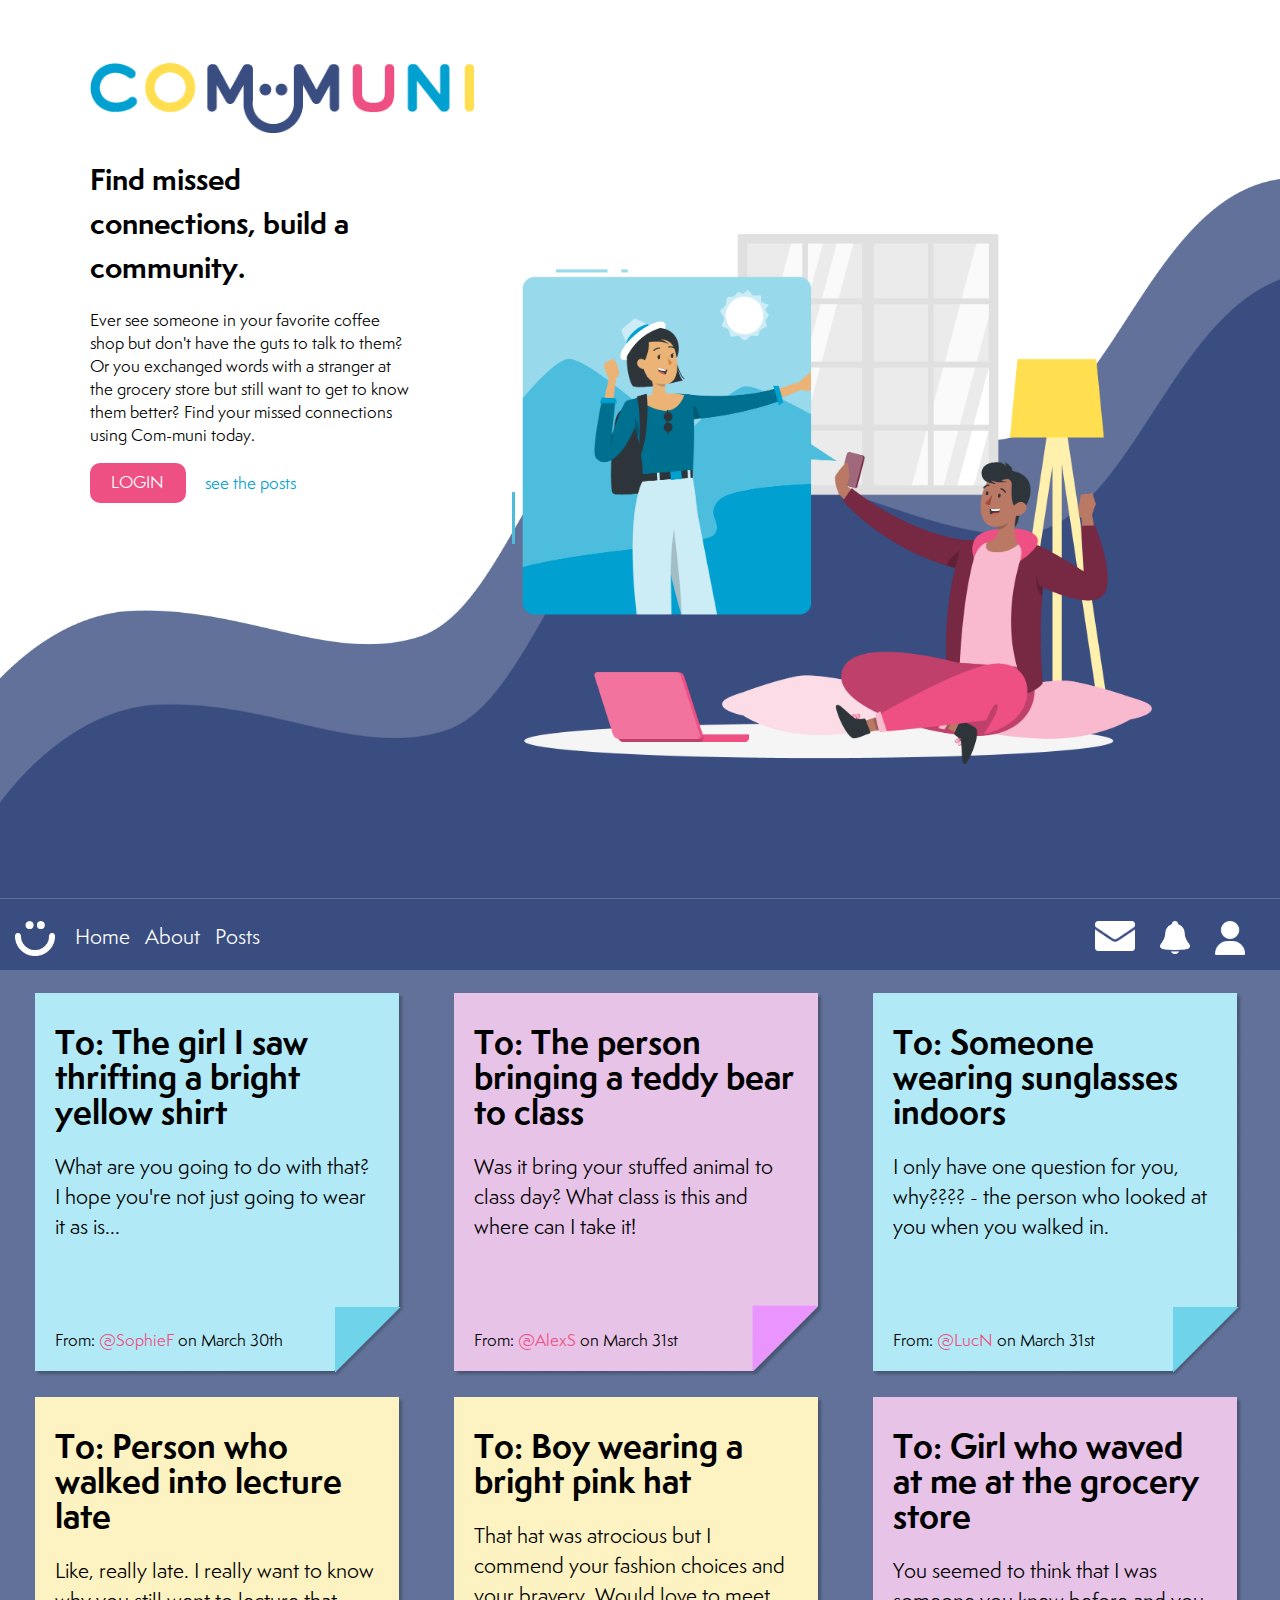
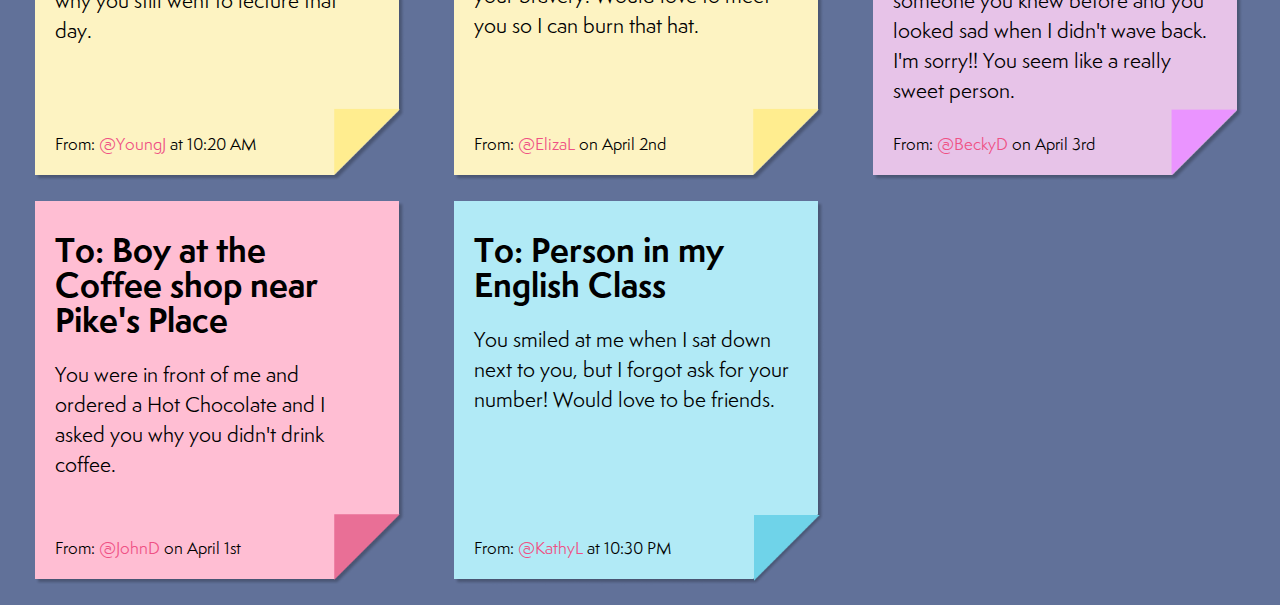
<file: index.html>
<!DOCTYPE html>
<html>
<head>
    <!--
            SWEHACKS 22 Project 
            Communi: Find your missed connection!
        -->
    <meta charset="UFT-8" />
</head>
<title>Com-muni</title>
<meta name="viewport" content="width=device-width, initial-scale=1">
<link href="style.css" rel="stylesheet">
<link rel="icon" href="assets/Icon.png" sizes="16x16" type="image/png">
</head>

<body>
    <div class="landing">
        <img class="wave" src="assets/Asset 3Wave.png">
        <img class="people" src="assets/Landing@4x.png">
        <div class="landing-side">
            <img class="logo" src="assets/Asset 1color.png">
            <h1 class="tagline">
                Find missed connections, build a community.
            </h1>

            <p class="blurb">Ever see someone in your favorite coffee shop
                but don't have the guts to talk to them?
                Or you exchanged words with a stranger at the grocery store
                but still want to get to know them better? Find your missed
                connections using Com-muni today.</p>
            <button class="login" onclick="window.location.href='login.html';">LOGIN</button>
            <a href="#postspage">see the posts</a>
        </div>
    </div>

    <div class="postspage" id="postspage">
        <nav id="navbar">
            <ul class="left">
                <li><a href = "index.html"><img id="smiley" src="assets/Smiley White.png" width="40px" height="auto" /></a></li>
                <li><a href="index.html">Home</a></li>
                <li><a href="about.html">About</a></li>
                <li><a href="#postpage">Posts</a></li>
            </ul>
            <ul class="right">
                <li><a href="login.html"><img id="profile" src="assets/User White.png" width="30px" /></a></li>
                <li><img id="notifs" src="assets/Bell White.png" width="30px" /></li>
                <li><img id="mail" src="assets/Asset 3mail.png" width="40px" /></li>
            </ul>
        </nav>
        </br>

        <div class="createpostbox">
            <span class="closebtn" onclick="closeelements();">
                <img id="close" src="assets/X White.png" width="30px"></span>
            <div class=postext>
                <div class=header>To:</div>
                <textarea class="textareaheader" id="textareahead" rows="2"
                    placeholder="Dedicate your message here..."></textarea>
                <textarea class="textareabody" id="textareabody" rows="4" cols="40"
                    placeholder="Talk about your experiences, why do you want to meet them?"></textarea>
                <button id="postbtn">POST</button>
            </div>
        </div>
        <div class="actualposts">
        </div>
        <img id="createpost" onclick="createpost();" src="assets/Asset 2Icons.png" width="70px">
        <div class="colorbuttons">
            <img onclick="postcolor('pink');" src="assets/Ellipse 2Color Dots.png" id="pinkico">
            <img onclick="postcolor('purple');" src="assets/Ellipse 3Color Dots.png" id="purpleico">
            <img onclick="postcolor('yellow');" src="assets/Ellipse 4Color Dots.png" id="yellowico">
            <img onclick="postcolor('blue');" src="assets/Ellipse 5Color Dots.png" id="blueico">
        </div>

    </div>
</body>
<script src="data.js"></script>
<script>

    function addPost(thread) {
        var container = document.querySelector('.actualposts');
        var html = `
        <div class="postbox" id=${thread.color} onclick="openoverlay(${thread.count})">
            <div class="postext">
                <h1 class="posthead">
                    To: ${thread.title}
                </h1>
                <p class="text">
                    ${thread.text}
                </p>
                <div class = "username">
                From: 
                <span class="usertag" style = "color:#EF5084;">${thread.author}</span>
                <span class="timestamp">${thread.timestamp}</span>
                <br>
                <br>
                </div>
            </div>
        </div>
        <div class = "overlay" id = "div${thread.count}">
            <span class="closebtn" onclick="closeoverlay(${thread.count}); window.onscroll = function () { myFunction() };"><img id="close" src="assets/X White.png" width="30px"></span>
            <div class = "wrapper">
                <div class = "content">
                <h2>
                    RE: ${thread.title}
                </h2>
                <p>
                    To: ${thread.author}
                </p>
                <p>
                    From: Anonymous
                </p>
                <textarea class = "textareamessage" placeholder="Type your message here..." rows="5" cols="40"></textarea>
                <div class = "bottombtns">
                <a href = ''>Save Draft</a>
                <button id="send">SEND MESSAGE</button>
                </div>
            </div>
            </div>
        </div>
        `
        container.insertAdjacentHTML('afterbegin', html);
    }

    var container = document.querySelector('.postspage');
    for (let thread of threads) {
        addPost(thread);
    }


    // When the user scrolls the page, execute myFunction
    window.onscroll = function () { myFunction() };

    // Get the navbar
    var navbar = document.getElementById("navbar");
    var postbtn = document.getElementById("createpost");
    var overlays = document.getElementsByClassName("overlay");

    // Get the offset position of the navbar
    var sticky = navbar.offsetTop;
    console.log(sticky)

    // Add the sticky class to the navbar when you reach its scroll position. Remove "sticky" when you leave the scroll position
    function myFunction() {
        if (document.body.scrollTop > 20 || document.documentElement.scrollTop > 20) {
            postbtn.style.visibility = "visible";
        } else {
            postbtn.style.visibility = "hidden";
            for( let overlay of overlays ){
                overlay.style.display = "none";
            }
        }
        if (window.pageYOffset >= (sticky + 10)) {
            navbar.classList.add("sticky")
        } else {
            navbar.classList.remove("sticky");
        }
    }

    function openoverlay( count ){
        overlay = document.getElementById("div"+count);
        overlay.style.display = "initial";
        overlay.style.opacity = "1"; 
        window.onscroll = function(){
            // Get the current page scroll position
            scrollTop = window.pageYOffset || document.documentElement.scrollTop;
            scrollLeft = window.pageXOffset || document.documentElement.scrollLeft,
  
        // if any scroll is attempted, set this to the previous value
            window.onscroll = function() {
                window.scrollTo(scrollLeft, scrollTop);
            };
        };
    }

    function closeoverlay( count ){
        overlay = document.getElementById("div"+count);
        overlay.style.display = "none";
        overlay.style.opacity = "0";
        window.onscroll( function(){myFunction()});
    }

    function createpost() {
        document.getElementById("purpleico").style.display = "initial";
        document.getElementById("pinkico").style.display = "initial";
        document.getElementById("blueico").style.display = "initial";
        document.getElementById("yellowico").style.display = "initial";
        postbtn.src = "assets/Asset 1Icons.png"
    }

    var color;

    function postcolor(colori) {
        color = colori;
        const postcollect = document.getElementsByClassName("createpostbox");
        var postbox = postcollect.item(0);
        postbox.id = colori;
        postbox.style.display = "initial";
    }

    let btn = document.getElementById('postbtn');
    btn.addEventListener('click', function () {
        var title = document.getElementById("textareahead");
        var txt = document.getElementById("textareabody");
        var post = {
            title: title.value,
            text: txt.value,
            author: "Anonymous",
            color: color,
            timestamp: "on " + new Date(Date.now()).toDateString(),
            count: 8
        }
        localStorage.setItem('threads', JSON.stringify(threads));
        closeelements();
        addPost(post);
    }
    )

    function closeelements() {
        document.getElementById("purpleico").style.display = "none";
        document.getElementById("pinkico").style.display = "none";
        document.getElementById("blueico").style.display = "none";
        document.getElementById("yellowico").style.display = "none";
        var title = document.getElementById("textareahead");
        var txt = document.getElementById("textareabody");
        title.value = "";
        txt.value = "";
        const postcollect = document.getElementsByClassName("createpostbox");

        var postbox = postcollect.item(0);
        postbox.style.display = "none";
        postbtn.src = "assets/Asset 2Icons.png"
    }

    var threads;
    if (localStorage && localStorage.getItem('threads')) {
        threads = JSON.parse(localStorage.getItem('threads'));
    } else {
        threads = defaultThreads;
        localStorage.setItem('threads', JSON.stringify(defaultThreads));
    }
</script>

</html>
</file>
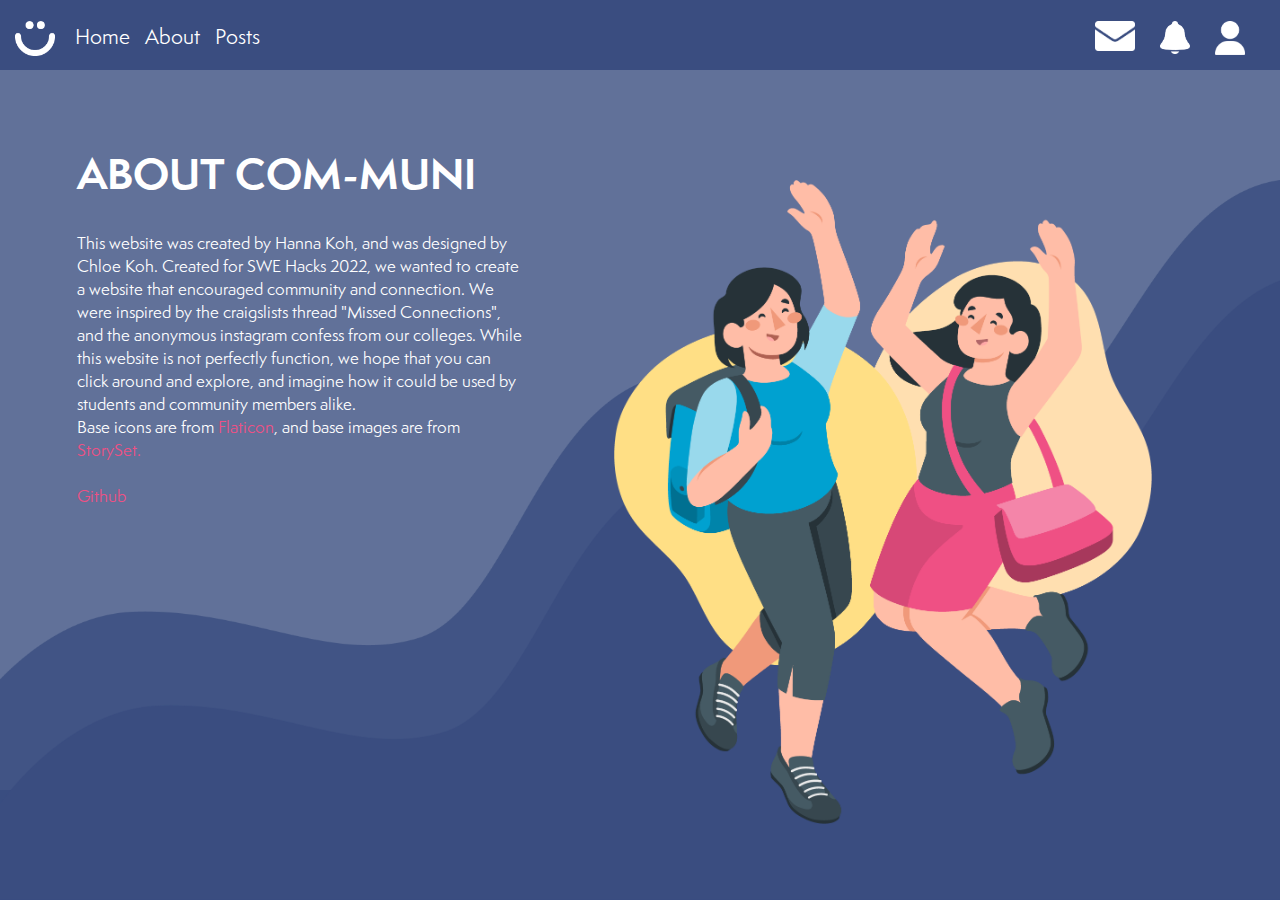
<file: about.html>
<!DOCTYPE html>
<html>

<head>
    <!--
            SWEHACKS 22 Project 
            Communi: Find your missed connection!
        -->
    <meta charset="UFT-8" />
</head>
<title>Communi</title>
<meta name="viewport" content="width=device-width, initial-scale=1">
<link href="style.css" rel="stylesheet">
<link rel="icon" href="assets/Icon.png" sizes="16x16" type="image/png">
</head>

<body>
    <nav id="navbar">
        <ul class="left">
            <li><a href = "index.html"><img id="smiley" src="assets/Smiley White.png" width="40px" height="auto" /></a></li>
            <li><a href="index.html">Home</a></li>
            <li><a href="about.html">About</a></li>
            <li><a href="index.html#postspage">Posts</a></li>
        </ul>
        <ul class="right">
            <li><a href = "login.html"><img id ="profile" src="assets/User White.png" width="30px" /></a></li>
            <li><img id="notifs" src="assets/Bell White.png" width="30px" /></li>
            <li><img id="mail" src="assets/Asset 3mail.png" width = "40px"/></li>
        </ul>
    </nav>
    <div class = "aboutbody">
        
        <img class="wave" src="assets/Asset 3Wave.png">
        <img class="aboutpeople" src = "assets/Asset 1about@4x.png">
        <div class = "aboutblurb">
            <div class = "abouttitle">
               <h1>ABOUT COM-MUNI</h1> 
            </div>
            <div class = "abouttext">
                <p> This website was created by Hanna Koh, and was designed by Chloe Koh.
                    Created for SWE Hacks 2022, we wanted to create a website that encouraged
                    community and connection. We were inspired by the craigslists thread "Missed Connections",
                    and the anonymous instagram confess from our colleges. 
                    While this website is not perfectly function, we hope that you can click around 
                    and explore, and imagine how it could be used by students and community 
                    members alike.
                    <br>
                    Base icons are from <a href = "https://flaticon.com">Flaticon</a>, and base images are
                    from <a href = "storyset.com">StorySet.</a>
                    <br><br> <a href = https://github.com/hannacodes/communi>Github</a>
                </p>
            </div>
        </div>
        
    </div>
    </br>
</body>
</file>
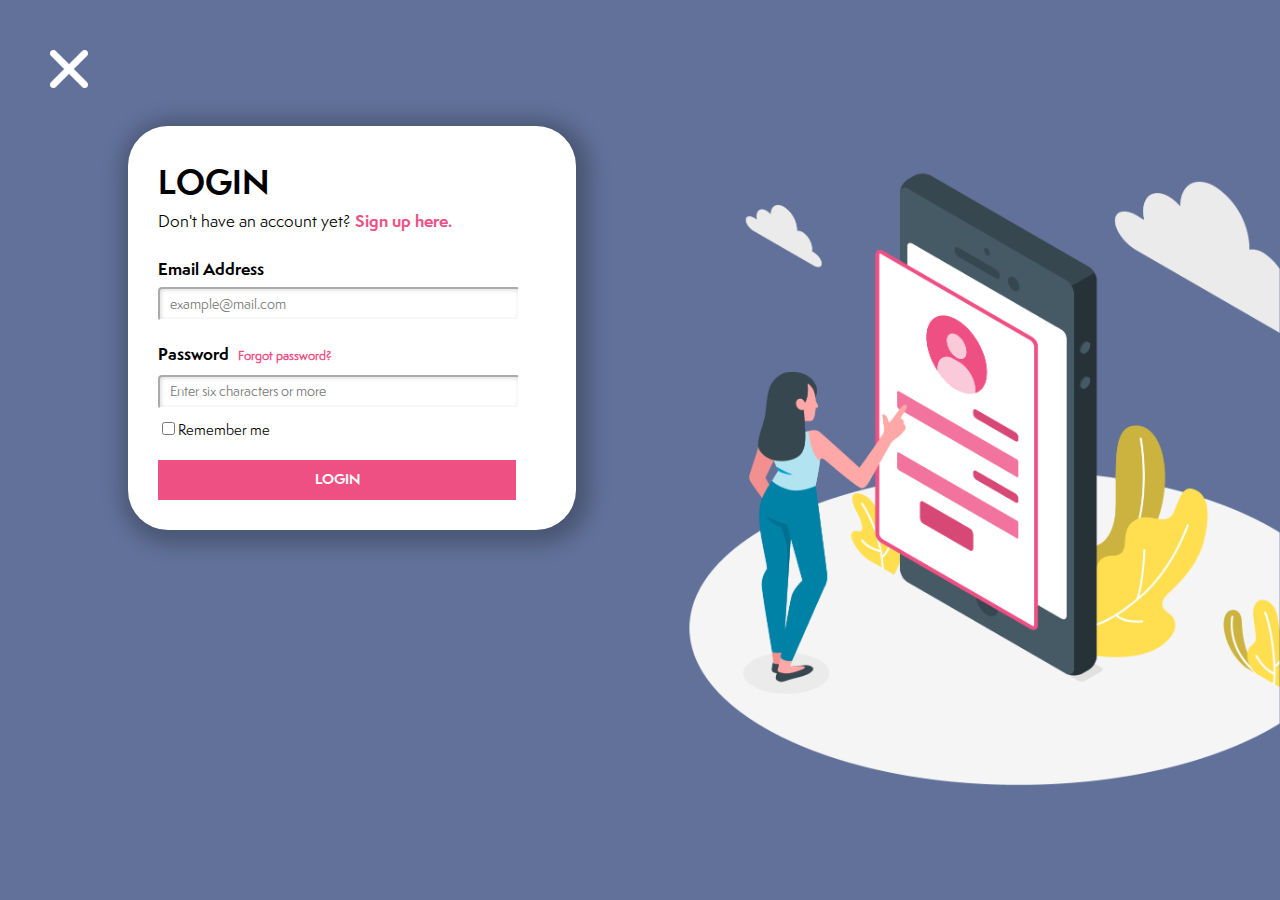
<file: login.html>
<!DOCTYPE html>
<html>

<head>
    <!--
            SWEHACKS 22 Project 
            Communi: Find your missed connection!
        -->
    <meta charset="UFT-8" />
</head>
<title>Communi</title>
<meta name="viewport" content="width=device-width, initial-scale=1">
<link href="style.css" rel="stylesheet">
<link rel="icon" href="assets/Icon.png" sizes="16x16" type="image/png">
</head>

<body class = "loginbody">
    <a href = 'index.html'><img class = "close" src="assets/X White.png"></a>
    <div class = "loginscreen">
        <div class = "logintext">
        <div class = "title">
            <h1>LOGIN</h1>
            <p>Don't have an account yet? <a href = "signup.html">Sign up here.</a></p>
        </div>
        <div class = "formfields">
            <div class = "email">
                <h2>Email Address</h2>
                <input type="text" placeholder="example@mail.com">
            </div>
            <div class="password">
                <h2>Password <a href = ''>Forgot password?</a></h2>
            
                <input type="password" placeholder="Enter six characters or more">
            </div>
            <div class = "rememberme">
                <input type="checkbox">Remember me </br></br>
            </div>
            <button class = "loginbutton">LOGIN</button>
        </div>
    </div>
</div>
    <img class = "loginimage" src ="assets/Asset 2cropped@4x.png">
</body>

</html>
</file>
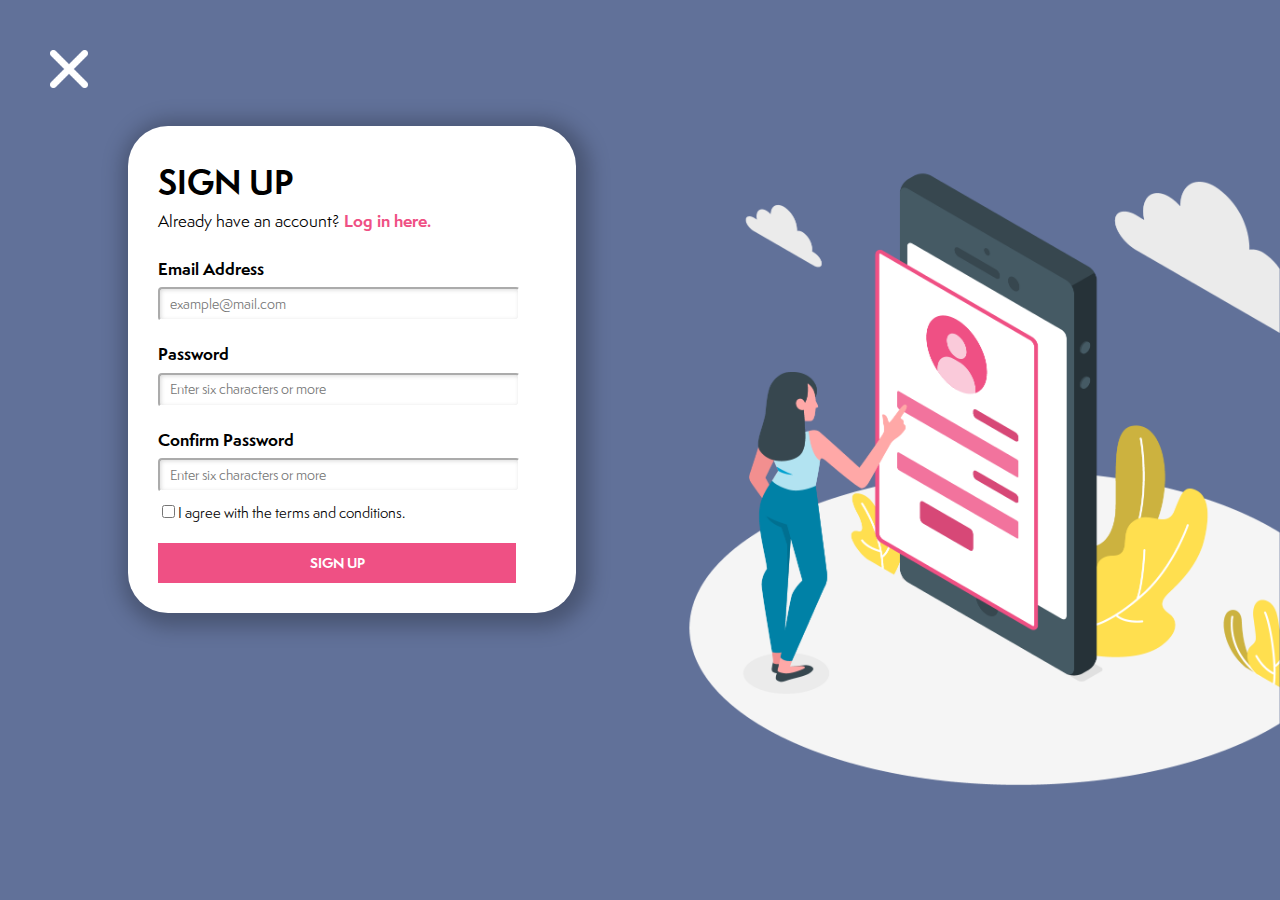
<file: signup.html>
<!DOCTYPE html>
<html>

<head>
    <!--
            SWEHACKS 22 Project 
            Communi: Find your missed connection!
        -->
    <meta charset="UFT-8" />
</head>
<title>Communi</title>
<meta name="viewport" content="width=device-width, initial-scale=1">
<link href="style.css" rel="stylesheet">
<link rel="icon" href="assets/Icon.png" sizes="16x16" type="image/png">
</head>

<body class = "loginbody">
    <a href = 'index.html'><img class = "close" src="assets/X White.png"></a>
    <div class = "loginscreen">
        <div class = "logintext">
        <div class = "title">
            <h1>SIGN UP</h1>
            <p>Already have an account?<a href = "login.html"> Log in here.</a></p>
        </div>
        <div class = "formfields">
            <div class = "email">
                <h2>Email Address</h2>
                <input type="text" placeholder="example@mail.com">
            </div>
            <div class="password">
                <h2>Password</h2>
            
                <input type="password" placeholder="Enter six characters or more">
            </div>
            <div class="password">
                <h2>Confirm Password</h2>
            
                <input type="password" placeholder="Enter six characters or more">
            </div>
            <div class = "rememberme">
                <input type="checkbox">I agree with the terms and conditions. </br></br>
            </div>
            <button class = "loginbutton">SIGN UP</button>
        </div>
    </div>
</div>
    <img class = "loginimage" src ="assets/Asset 2cropped@4x.png">
</body>

</html>
</file>
<file: style.css>
@font-face {
    font-family: SemplicitaProB;
    src: url("semplicitapro/SemplicitaPro-Bold.otf");
    font-style: bold;
}

@font-face {
    font-family: SemplicitaPro;
    src: url("semplicitapro/SemplicitaPro-BoldItalic.otf");
    font-style: bold;
    font-style: italic;
}

@font-face {
    font-family: SemplicitaPro;
    src: url("semplicitapro/SemplicitaPro-Italic.otf");
    font-style: italic;
}

@font-face {
    font-family: SemplicitaPro;
    src: url("semplicitapro/SemplicitaPro.otf");
    font-style: normal;
    
}

*{
    font-family: 'SemplicitaPro', sans-serif;
    font-style: normal;
    list-style: none;
    padding: 0;
}

body{
    display: block;
    width: 100%;
    background-color: #3A4D80;
    margin-top: 0;
    margin-bottom: 0;
    margin-left: 0;
    margin-right: 0;
}

#navbar{
    position: sticky;
    width: 100%;
    padding-top: 5px;
    padding-bottom: 25px;
    color:white;
    background-color: #3A4D80; 
    transition: top 0.3s;
    height: 40px;
    z-index: 6;
}

#navbar .right{
    margin-right: 25px;
}

#navbar li{
    display: block;
    text-align: center;
    text-decoration: none;
    padding-left: 15px;
    color: white;
}

#navbar a{
    color:white;
    text-decoration: none;
    margin-top: 5px;
    font-size: 20px;
}

#navbar .left li{
    float: left;
}

#navbar .right li{
    float: right;
    padding-right: 10px;
}

.landing{
    top: -1px;
    position: relative;
    height: 100vh;
    background-color: white;
}

.landing-side{
    position: absolute;
    margin-left: 7%;
    padding-top: 5%;
    width:25vw;
    z-index: 1;
}

.landing-side h1{
    font-family: 'SemplicitaProB';
    font-size: 1.75em;
}

.wave{
    width: 100%;
    height: 80%;
    position: absolute;
    bottom: 0px;
    left: 0px;
    z-index: 0;
}

.people{
    position: absolute;
    width: 50vw;
    min-width: 325px;
    right: 10vw;
    max-width: 800px;
    bottom: 15vh;
}

.logo{
    width: 30vw;
}

.login{
    background-color: #EF5084;
    width: 6em;
    border: none;
    height: 2.5em;
    border-radius: 10px;
    font-size:1em;
    font-family: 'SemplicitaPro';
    color: white;
    margin-right: 15px;
}

.landing-side a{
    color: #00A1D0;
    text-decoration: none;
}

.postspage{
    background-color: #617199;
    overflow: auto;
}   

.posts{
    background-color: #617199;
}

.postbox{
    position: relative;
    float: left;
    margin-left: 35px;
    margin-bottom: 20px;
    width: 30vw;
    min-width: 350px;
    height: 30vw;
    min-height: 350px;
    z-index: 0;
    transition: left, 0.5s;
}

.postbox .postext{
    width: 25vw;
    min-width: 280px;
    margin-left: 20px;
    padding-top: 10px;
}

.postbox .username{
    position: absolute;
    bottom: 2px;
}

.postbox .posthead{
    font-size:2em;
    font-family: 'SemplicitaProB';
    line-height: 35px;
}

.postbox .text{
    font-size:1.25em;
}


.sticky {
    position: fixed !important;
    top:0 !important;
    background-color: #3A4D80;
    z-index: 1;
    transition: top, 0.5s;
}

#smiley {
    padding-bottom: 10px;
    padding-right: 5px;
}

.loginscreen{
    position: absolute;
    background-color: white;
    width: 35vw;
    min-width:320px;
    left:10vw;
    top:14vh;
    padding-bottom: 30px;
    border-radius: 40px;
    box-shadow: 4px 4px 20px 10px rgba(0, 0, 0, 0.25);
}

.loginimage{
    position: absolute;
    width: 50vw;
    max-width: 800px;
    bottom: 5vh;
    right: 0;

}

.logintext{
    margin-left: 30px;
}

.loginbody{
    background-color: #617199;
}

.loginscreen .title h1 {
    padding-top: 30px;
    font-family: 'SemplicitaProB';
    line-height: 10px;
}

.loginscreen .email h2, .loginscreen .password h2 {
    font-family: 'SemplicitaProB';
    font-size: 1em;
    line-height: 10px;
    padding-top: 15px ;
}

.loginscreen .email input[type="text" i], .password input[type="password"]{
    width: 28vw;
    min-width: 250px;
    border-color: white;
    box-shadow: inset 1px 1px 4px rgba(0, 0, 0, 0.15);
    border-radius: 4px;
    height: 30px;
}

.loginscreen .rememberme {
    padding-top: 10px;
    font-size: 14px;
}

.loginscreen .loginbutton {
    font-family: 'SemplicitaProB';
    width: 28vw;
    min-width: 250px;
    text-align: center;
    background-color: #EF5084;
    color:white;
    border-radius: 2;
    border: none;
    height: 40px;
}

::placeholder{
    padding-left:10px;
}

.loginscreen .title a{
    color:#EF5084;
    text-decoration: none;
    font-family: 'SemplicitaProB';
}

.loginscreen .password a {
    color:#EF5084;
    text-decoration: none;
    text-align: right;
    padding-left: 5px;
    font-size:12px;
}

.loginbody .close {
    position:absolute;
    top:50px;
    left:50px;
    width: 3vw;
}

.aboutbody{
    background-color: #617199;
    height: 80vh;
}

.navbarabout{
    padding-top: 0px !important;
    padding-bottom: 20px !important;
    height: 35px !important;
}

.aboutbody .abouttitle h1{
    font-family: 'SemplicitaProB';
    font-size: 2.5em;
    color: white;
}

.aboutbody .abouttext p{
    color:white;
}

.aboutblurb{
    position: relative;
    width:35vw;
    margin-left: 6vw;
    padding-top: 5vh;
}

.abouttext a {
    color:#EF5084;
    text-decoration: none;
}

.aboutpeople{
    position: absolute;
    width: 42vw;
    right: 10vw;
    max-width: 550px;
    top:20vh;
}

#blue{
    
    background-image: url("assets/Asset 1Blue.png");
    background-size: contain;
    background-repeat: no-repeat;
}

#purple{
    background-image: url("assets/Asset 3Purple.png");
    background-size: contain;
    background-repeat: no-repeat;
}

#pink{
    background-image: url("assets/Asset 1Pink.png");
    background-size: contain;
    background-repeat: no-repeat;
}

#yellow{
    background-image: url("assets/Asset 2Yellow.png");
    background-size: contain;
    background-repeat: no-repeat;
}

#createpost{
    visibility: hidden;
    position: fixed;
    bottom:25px;
    right:20px;
}


.createpostbox{
    display: none;
    position: relative;
    float: left;
    margin-left: 35px;
    margin-bottom: 20px;
    width: 30vw;
    min-width: 350px;
    height: 30vw;
    min-height: 350px;
    z-index: 0;
    transition: top 0.5s;
}

.createpostbox .postext{
    margin-left: 20px;
    padding-top: 10px;
}

#close{
    position: relative;
    left: 25vw;
    top: 20px;

    
}

.createpostbox button{
    position: absolute;
    font-size:1.25em;
    background-color: #3A4D80;
    color: white;
    border-radius: 4px;
    border: none;
    width: 80px;
    bottom: 2px;
    left: 20px;
    margin-bottom: 20px;
}

.createpostbox .header{
    position: relative;
    top:-10px;
    font-size:2em;
    font-family: 'SemplicitaProB';
    line-height: 15px;
    margin-left:5px;
}

.createpostbox .textareabody{
    width: 25vw;
    min-width: 280px;
    background: transparent;
    border: none;
    font-size:1.25em;
}

.createpostbox .textareaheader{
    font-family: 'SemplicitaProB';
    width: 25vw;
    min-width: 280px;
    padding-top:5px ;
    background: transparent;
    border: none;
    font-size:2em;
}

.textareaheader::placeholder{
    color:rgba(0, 0, 0, 0.4);
}

.textareabody::placeholder{
    color:rgba(0, 0, 0, 0.25)
}

.colorbuttons img{
    width: 35px;
}

.colorbuttons #pinkico{
    display: none;
    position: fixed;
    bottom:105px;
    right:40px;
}

.colorbuttons #purpleico{
    display: none;
    position: fixed;
    bottom:95px;
    right:75px;
}

.colorbuttons #blueico{
    display: none;
    position: fixed;
    bottom:65px;
    right:100px;
}

.colorbuttons #yellowico{
    display: none;
    position: fixed;
    bottom:25px;
    right:100px;
}

/* overlay screen */
.overlay{
    width: 100vw;
    height: 100vh;
    position: fixed;
    top: 0px;
    left: 0px;
    background:rgba(58, 77, 128, 0.8);
    transition: opacity 500ms;
    display: none;
    opacity: 0;
    z-index: 16;
}

.overlay:target{
    display: initial;
    opacity: 1;
}

.wrapper {
	margin: 70px auto;
	padding: 20px;
	background: white;
	border-radius: 40px;
	width: 65vw;
    height: 40vh;
	position: relative;
    top: 20vh;
	transition: all 5s ease-in-out;
}
.wrapper h2 {
	margin-top: 15px;
	color: black;
    font-family: 'SemplicitaProB';
    font-size: 2em;
    line-height: 15px;
}
.overlay #close{
	position: absolute;
	top: 100px;
    left: 100px;
	transition: all 200ms;
	font-size: 30px;
	font-weight: bold;
	text-decoration: none;
	color: #333;
    z-index: 10;
}
.wrapper .content {
    margin-left: 25px;
    margin-right: 25px;
    margin-top: 25px;
}

.wrapper textarea{
    width: 60vw;
    height: 15vh;
    border-color: white;
    box-shadow: inset 1px 1px 4px rgba(0, 0, 0, 0.5);
    border-radius: 4px;
    border: none;
    
}

.wrapper textarea::placeholder{
    font-size: 1.25em;

}

.wrapper p {
    line-height: 15px;;
}

.wrapper .bottombtns {
    position: absolute;
    bottom: 40px;
    right: 50px;
}

.bottombtns button{
    width: 200px;
    font-family: 'SemplicitaProB';
    color:white;
    background-color: #EF5084;
    border: none;
    height: 41px;
}

.bottombtns a {
    font-family: 'SemplicitaProB';
    text-decoration: none;
    padding-right: 15px;
    color: #EF5084;
}

@media screen and (max-width:800px) {
    .landing-side{
        width: 80vw;
    }

    #close{
        left: 250px;
    }

    .abouttext, .abouttitle{
        min-width: 350px;
    }

    .aboutpeople{
        top:60%;
        bottom:10px;
        min-width: 300px;
    }

    #navbar img{
        width: 25px;
    }

     #mail{
        width: 35px !important;
    }

    #navbar li{
        padding-left: 8px;
    }

    #navbar a{
        font-size:1em;
    }

    .people{
        top: 65%;
    }

    .postext .text{
        font-size: 1.1em;
    }

    .postext .posthead{
        font-size:1.7em;
    }

    .wrapper h2{
        line-height: 40px;
        font-size: 1.7em;
    }

    .wrapper {
        min-height: 500px;
        margin-top: 1vh;
    }

    .wrapper button {
        width: 175px;
    }

    .wrapper .bottombtns{
        left: 30px;
    }

    .wrapper .content {
        margin-left: 15px;
        margin-top: 15px;
    }

    .overlay #close{
        top:50px;
        left: 50px;
    }
}

@media screen and (max-width:400px) {
    .aboutpeople{
        display: none;
    }


}

@media screen and (max-width:350px) {
    .people{
        visibility: hidden;
    }


}
</file>
